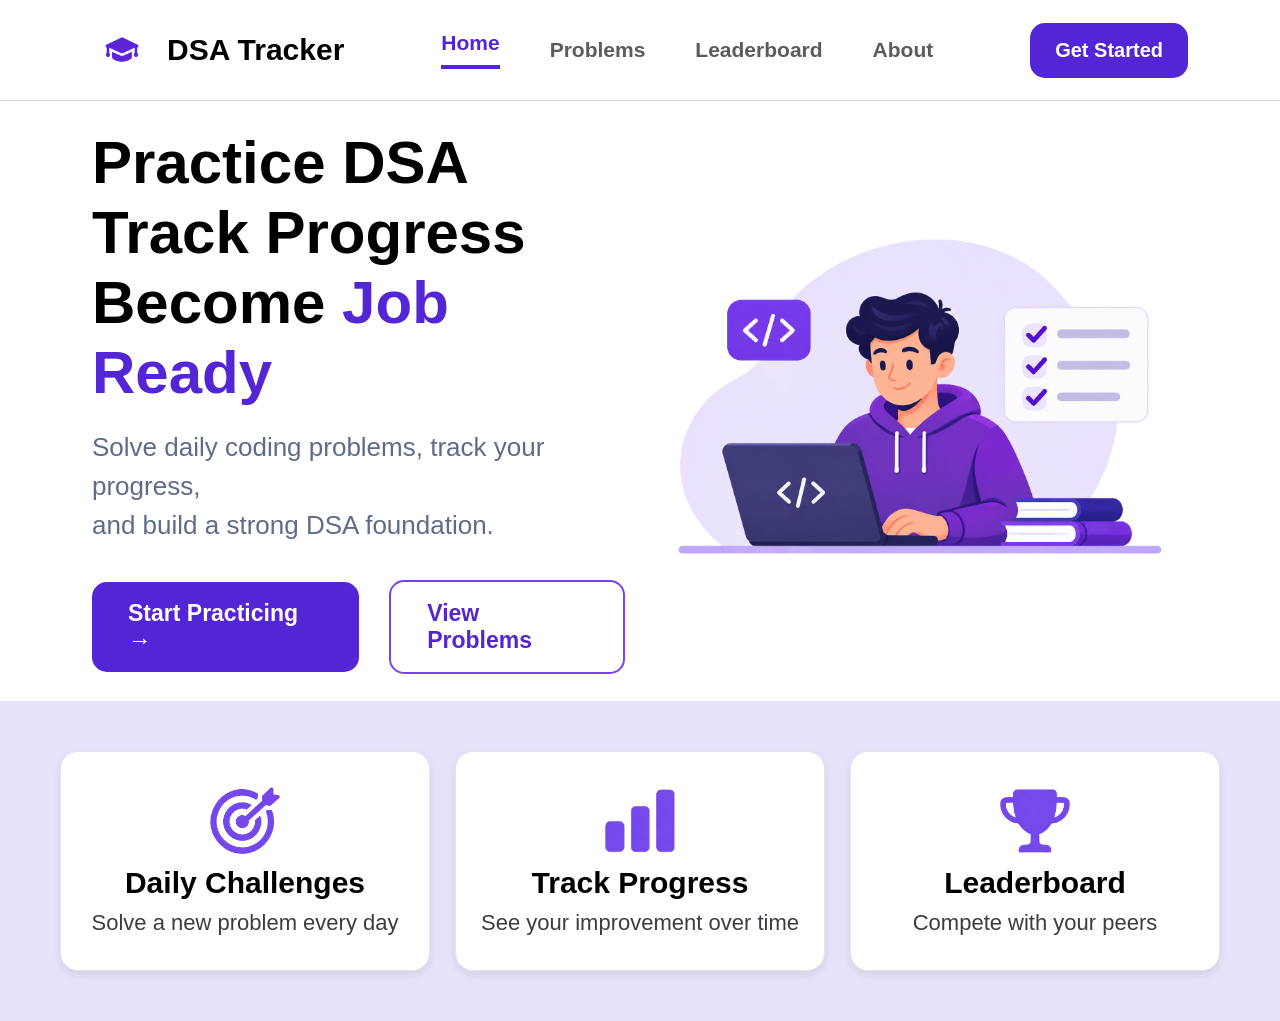
<file: Students Submission/2601135_Simraa_Parkar/Task 1/index.html>
<!DOCTYPE html>
<html lang="en">
    <head>
        <meta charset="UTF-8">
        <meta name="viewport" content="width=device-width, initial-scale=1.0">
        <title> Task 1 - DSA Tracker </title>
        <!-- Linking the external CSS file -->
        <link rel="stylesheet" href="style.css">
    </head>

    <body>
        <!-- Navigation Bar -->
        <nav>
            <!-- Website logo and name -->
            <div class="logo">
                <img src="images/04.png">
                <h2> DSA Tracker </h2>
            </div>

            <!-- Navigation menu items -->
            <ul class="nav-links">
                <li class="active"> Home </li>
                <li> Problems </li>
                <li> Leaderboard </li>
                <li> About </li>
            </ul>

            <!-- Get Started button -->
            <div class="get-started"> Get Started </div>
        </nav>

        <!-- Hero Section -->
        <section class="hero">
            <!-- Left side containing text and buttons -->
            <div class="text">
                <h1>
                    Practice DSA <br>
                    Track Progress <br>
                    Become <span> Job Ready </span>
                </h1>
                <p> Solve daily coding problems, track your progress, <br> and build a strong DSA foundation. </p>

                <!-- Division for both buttons -->
                <div class="buttons">
                    <div class="start-btn"> Start Practicing → </div>
                    <div class="view-btn"> View Problems </div>
                </div>

            </div>

            <!-- Right side containing the illustration -->
            <div class="picture">
                <img src="images/05.png">
            </div>

        </section>

        <!-- Features Section -->
        <section class="features">

            <!-- First Feature Card -->
            <div class="feature-card">
                <img src="images/03.png" class="feature-icon">
                <h2> Daily Challenges </h2>
                <p> Solve a new problem every day </p>
            </div>

            <!-- Second Feature Card -->
            <div class="feature-card">
                <img src="images/02.png" class="feature-icon">
                <h2> Track Progress </h2>
                <p> See your improvement over time </p>
            </div>

            <!-- Third Feature Card -->
            <div class="feature-card">
                <img src="images/01.png" class="feature-icon">
                <h2> Leaderboard </h2>
                <p> Compete with your peers </p>
            </div>
        </section>
    </body>
</html>
</file>
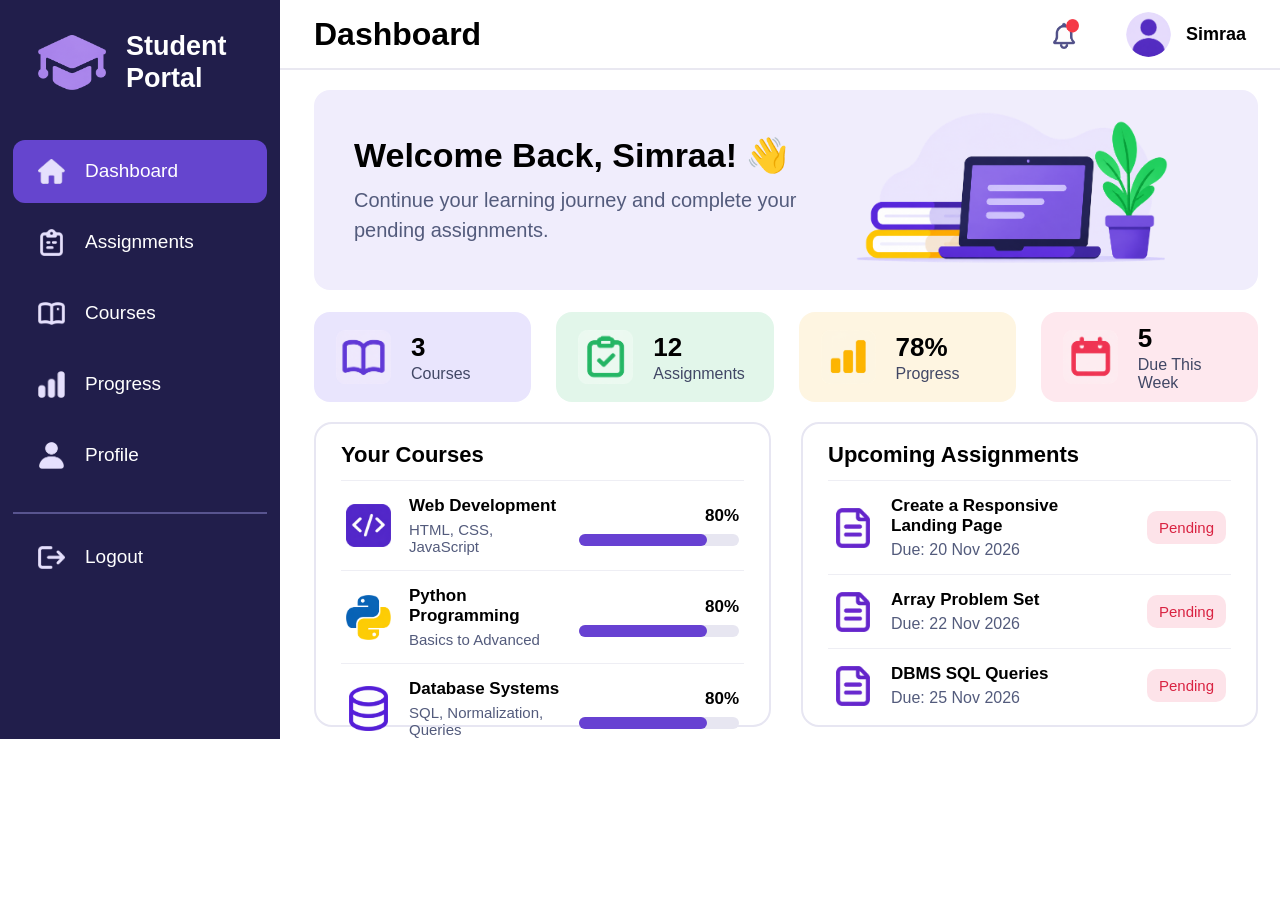
<file: Students Submission/2601135_Simraa_Parkar/Task 2/index.html>
<!DOCTYPE html>
<html lang="en">
    <head>
        <meta charset="UTF-8">
        <meta name="viewport" content="width=device-width, initial-scale=1.0">
        <title>Task 2 - Student Dashboard</title>
        <!-- Linking the external CSS file -->
        <link rel="stylesheet" href="style.css">
    </head>

    <body>
        <!-- Main Dashboard Container -->
        <div class="dashboard">

            <!-- Sidebar -->
            <section class="sidebar">

                <!-- Website Logo and Name -->
                <div class="logo">
                    <img src="images/17.png">
                    <h2> Student Portal </h2>
                </div>

                <!-- Sidebar Menu -->
                <ul class="sidebar-menu">
                    <li class="selected"> <img src="images/13.png" class="sidebar-icon"> Dashboard </li>
                    <li> <img src="images/12.png" class="sidebar-icon"> Assignments </li>
                    <li> <img src="images/11.png" class="sidebar-icon"> Courses </li>
                    <li> <img src="images/10.png" class="sidebar-icon"> Progress </li>
                    <li> <img src="images/09.png" class="sidebar-icon"> Profile </li>
                    <li class="logout"> <img src="images/08.png" class="sidebar-icon"> Logout </li>
                </ul>

            </section>

            <!-- Main Dashboard Content -->
            <div class="content">

                <!-- Top Bar -->
                <header class="topbar">

                    <h1> Dashboard </h1>

                    <!-- Notification and User Profile -->
                    <div class="user-info">
                        <img src="images/16.png" class="notification">

                        <div class="profile">
                            <img src="images/15.png">
                            <h3> Simraa </h3>
                        </div>
                    </div>

                </header>

                <!-- Welcome Section -->
                <section class="welcome">

                    <!-- Left Side - Welcome Text -->
                    <div class="welcome-text">
                        <h2> Welcome Back, Simraa! 👋 </h2>
                        <p> Continue your learning journey and complete your pending assignments. </p>
                    </div>

                    <!-- Right Side - Welcome Illustration -->
                    <div class="welcome-image">
                        <img src="images/18.png">
                    </div>

                </section>


                <!-- Dashboard Statistics -->
                <section class="statistics">

                    <!-- Courses Count -->
                    <div class="stat-card stat-course">
                        <img src="images/04.png">
                        <div>
                            <h2> 3 </h2>
                            <p> Courses </p>
                        </div>
                    </div>

                    <!-- Assignments Count -->
                    <div class="stat-card stat-assignment">
                        <img src="images/03.png">
                        <div>
                            <h2> 12 </h2>
                            <p> Assignments </p>
                        </div>
                    </div>

                    <!-- Overall Progress -->
                    <div class="stat-card stat-progress">
                        <img src="images/02.png">
                        <div>
                            <h2> 78% </h2>
                            <p> Progress </p>
                        </div>
                    </div>

                    <!-- Upcoming Due Dates -->
                    <div class="stat-card stat-due">
                        <img src="images/01.png">
                        <div>
                            <h2> 5 </h2>
                            <p> Due This Week </p>
                        </div>
                    </div>

                </section>

                <!-- Courses and Assignments Section -->
                <section class="details">

                    <!-- Your Courses -->
                    <div class="courses">
                        <h2> Your Courses </h2>

                        <!-- Web Development Course -->
                        <div class="course-card">
                            <img src="images/07.png">

                            <div class="title">
                                <h3> Web Development </h3>
                                <p> HTML, CSS, JavaScript </p>
                            </div>

                            <div class="progress">
                                <h3> 80% </h3>
                                <div class="progress-bar"> <div class="progress-fill"> </div> </div>
                            </div>
                        </div>

                        <!-- Python Programming Course -->
                        <div class="course-card">
                            <img src="images/06.png">

                            <div class="title">
                                <h3> Python Programming </h3>
                                <p> Basics to Advanced </p>
                            </div>

                            <div class="progress">
                                <h3> 80% </h3>
                                <div class="progress-bar"> <div class="progress-fill"> </div> </div>
                            </div>
                        </div>

                        <!-- Database Systems Course -->
                        <div class="course-card">
                            <img src="images/05.png">

                            <div class="title">
                                <h3> Database Systems </h3>
                                <p> SQL, Normalization, Queries </p>
                            </div>

                            <div class="progress">
                                <h3> 80% </h3>
                                <div class="progress-bar"> <div class="progress-fill"> </div> </div>
                            </div>
                        </div>
                    </div>

                    <!-- Upcoming Assignments -->
                    <div class="assignments">
                        <h2> Upcoming Assignments </h2>

                        <!-- First Assignment -->
                        <div class="assignment-card">
                            <img src="images/14.png">

                            <div class="information">
                                <h3> Create a Responsive Landing Page </h3>
                                <p> Due: 20 Nov 2026 </p>
                            </div>

                            <span class="pending"> Pending </span>
                        </div>

                        <!-- Second Assignment -->
                        <div class="assignment-card">
                            <img src="images/14.png">

                            <div class="information">
                                <h3> Array Problem Set </h3>
                                <p> Due: 22 Nov 2026 </p>
                            </div>

                            <span class="pending"> Pending </span>
                        </div>

                        <!-- Third Assignment -->
                        <div class="assignment-card">
                            <img src="images/14.png">

                            <div class="information">
                                <h3> DBMS SQL Queries </h3>
                                <p> Due: 25 Nov 2026 </p>
                            </div>

                            <span class="pending"> Pending </span>
                        </div>  
                    </div>
                </section>
            </div>
        </div>
    </body>
</html>
</file>
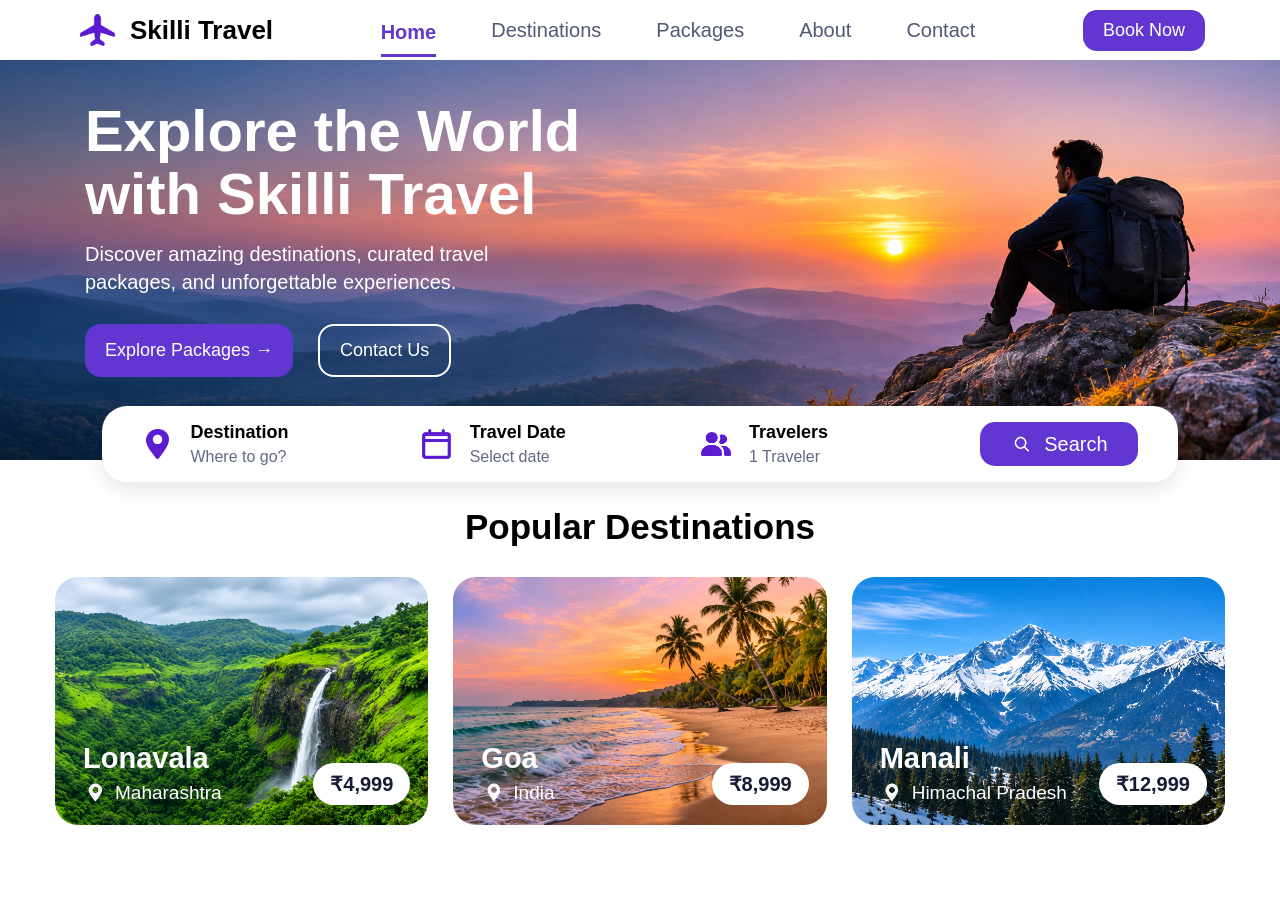
<file: Students Submission/2601135_Simraa_Parkar/Task 3/index.html>
<!DOCTYPE html>
<html lang="en">
    <head>
        <meta charset="UTF-8">
        <meta name="viewport" content="width=device-width, initial-scale=1.0">
        <title>Task 3 - Skilli Travel</title>
        <link rel="stylesheet" href="style.css">
    </head>

    <body>
        <!-- Navbar -->
        <nav class="navbar">
            <div class="logo">
                <img src="images/04.png">
                <h2> Skilli Travel </h2>
            </div>
            <ul class="nav-links">
                <li class="active"> Home </li>
                <li> Destinations </li>
                <li> Packages </li>
                <li> About </li>
                <li> Contact </li>
            </ul>
            <button class="book-btn"> Book Now </button>
        </nav>

        <!-- Hero Section -->
        <section class="hero">
            <img src="images/07.png" class="illustration">
            <div class="hero-text">
                <h1> Explore the World <br> with Skilli Travel </h1>
                <p> Discover amazing destinations, curated travel <br> packages, and unforgettable experiences. </p>

                <div class="hero-buttons">
                    <button class="explore-btn"> Explore Packages → </button>
                    <button class="contact-btn"> Contact Us </button>
                </div>
            </div>
        </section>

        <!-- Search Section -->
        <section class="search-section">

            <div class="search-item">
                <img src="images/03.png">
                <div>
                    <h3> Destination </h3>
                    <p> Where to go? </p>
                </div>
            </div>

            <div class="search-item">
                <img src="images/02.png">
                <div>
                    <h3> Travel Date </h3>
                    <p> Select date </p>
                </div>
            </div>

            <div class="search-item">
                <img src="images/01.png">
                <div>
                    <h3> Travelers </h3>
                    <p> 1 Traveler </p>
                </div>
            </div>

            <button class="search-btn">
                <img src="images/05.png"> Search
            </button>
        </section>


        <!-- Popular Destinations -->
        <section class="destinations">
            <h2> Popular Destinations </h2>

            <div class="destination-cards">

                <!-- Lonavala -->
                <div class="destination-card">
                    <img src="images/08.png">

                    <div class="destination-info">
                        <h3> Lonavala </h3>
                        <p> <img src="images/06.png"> Maharashtra </p>
                        <span> ₹4,999 </span>
                    </div>
                </div>

                <!-- Goa -->
                <div class="destination-card">
                    <img src="images/10.png">

                    <div class="destination-info">
                        <h3> Goa </h3>
                        <p> <img src="images/06.png"> India </p>
                        <span> ₹8,999 </span>
                    </div>
                </div>

                <!-- Manali -->
                <div class="destination-card">
                    <img src="images/09.png">

                    <div class="destination-info">
                        <h3> Manali </h3>
                        <p> <img src="images/06.png"> Himachal Pradesh </p>
                        <span> ₹12,999 </span>
                    </div>
                </div>
            </div>
        </section>
    </body>
</html>
</file>
<file: Students Submission/2601135_Simraa_Parkar/Task 1/style.css>
/* Basic Page Styling */
body {
    margin: 0;
    font-family: "Segoe UI", Arial, sans-serif;
    color: black;
}

/* Navigation Bar */
nav {
    display: flex;
    align-items: center;
    justify-content: space-between;
    padding: 0 92px;
    height: 100px;
    border-bottom: 1px solid #d7d3d3;
}

/* Website Logo and Name */
.logo {
    display: flex;
    align-items: center;
    gap: 15px;
}

.logo img {
    width: 60px;
}

.logo h2 {
    font-size: 30px;
    color: black;
    margin: 0;
}

/* Navigation Links */
.nav-links {
    display: flex;
    align-items: center;
    gap: 50px;
    list-style: none;
    margin: 0;
    padding: 0;
}

.nav-links li {
    font-size: 21px;
    color: rgb(92, 92, 92);
    font-weight: 600;
}

/* Active and Hover Navigation Links */
.nav-links li.active,
.nav-links li:hover {
    color: #5425d5;
    border-bottom: 4px solid #5425d5;
    padding-bottom: 10px;
}

/* Get Started Button */
.get-started {
    background-color: #5425d5;
    color: white;
    padding: 16px 25px;
    font-size: 20px;
    font-weight: 600;
    border-radius: 15px;
}

/* Hero Section */
.hero {
    display: flex;
    align-items: center;
    justify-content: space-between;
    padding: 50px 92px;
    height: 500px;
    gap: 30px;
}

/* Left Side - Text Content */
.text {
    width: 50%;
}

.text h1 {
    font-size: 60px;
    line-height: 1.17;
    margin: 0 0 20px;
    color: black;
}

.text h1 span {
    color: #5425d5;
}

.text p {
    font-size: 26px;
    line-height: 1.5;
    color: #606b89;
    margin: 0 0 35px;
}

/* Hero Section Buttons */
.buttons {
    display: flex;
    align-items: center;
    gap: 30px;
}

.start-btn {
    background-color: #5425d5;
    color: white;
    padding: 18px 36px;
    font-size: 23px;
    font-weight: 600;
    border-radius: 15px;
}

.view-btn {
    border: 2px solid #7543f5;
    color: #5425d5;
    padding: 18px 36px;
    font-size: 23px;
    font-weight: 600;
    border-radius: 15px;
}

/* Right Side - Hero Illustration */
.picture {
    width: 50%;
    display: flex;
    justify-content: center;
    align-items: center;
}

.picture img {
    width: 100%;
}

/* Features Section */
.features {
    display: flex;
    justify-content: space-between;
    gap: 25px;
    padding: 50px 60px;
    background-color: #e7e2f9;
}

/* Individual Feature Cards */
.feature-card {
    flex: 1;
    height: 218px;
    display: flex;
    flex-direction: column;
    align-items: center;
    justify-content: center;
    background-color: white;
    border: 1px solid #e5e2f0;
    border-radius: 18px;
    box-shadow: 0 4px 8px rgba(0, 0, 0, 0.08);
    text-align: center;
}

/* Feature Icons */
.feature-icon {
    width: 70px;
    height: 70px;
    object-fit: contain;
}

/* Feature Card Headings */
.feature-card h2 {
    font-size: 30px;
    margin: 10px 0;
    color: black;
}

/* Feature Card Description */
.feature-card p {
    font-size: 22px;
    margin: 0;
    color: #3c3c42;
}
</file>
<file: Students Submission/2601135_Simraa_Parkar/Task 2/style.css>
/* General Styling */
body {
    margin: 0;
    font-family: "Segoe UI", Arial, sans-serif;
    background-color: white;
    color: black;
}

/* Main Dashboard */
.dashboard {
    display: flex;
    height: 100%;
}

/* Sidebar */
.sidebar {
    width: 280px;
    background-color: #211e4b;
    color: white;
    padding: 30px 13px;
    box-sizing: border-box;
}

/* Logo and Name */
.logo {
    display: flex;
    align-items: center;
    gap: 20px;
    margin: 0 25px 45px;
}

.logo img {
    width: 68px;
    height: 60px;
    object-fit: contain;
}

.logo h2 {
    font-size: 27px;
    line-height: 1.2;
    margin: 0;
}

/* Sidebar Menu */
.sidebar-menu {
    list-style: none;
    padding: 0;
    margin: 0;
}

.sidebar-menu li {
    display: flex;
    align-items: center;
    gap: 20px;
    padding: 18px 25px;
    margin-bottom: 8px;
    color: white;
    font-size: 19px;
}

.sidebar-menu li.selected {
    background-color: #6545ce;
    border-radius: 12px;
}

.sidebar-icon {
    width: 27px;
    height: 27px;
    object-fit: contain;
}

.sidebar-menu li.logout {
    border-top: 2px solid #58548f;
    margin-top: 25px;
    padding-top: 30px;
}

/* Main Content */
.content {
    flex: 1;
    min-width: 0;
    height: 100%;
    padding: 0 22px 12px 34px;
    box-sizing: border-box;
}

/* Top Bar */
.topbar {
    height: 70px;
    display: flex;
    align-items: center;
    justify-content: space-between;
    margin: 0 -22px 20px -34px;
    padding: 0 34px;
    border-bottom: 2px solid #e9e8f1;
    box-sizing: border-box;
}

.topbar h1 {
    font-size: 32px;
    margin: 0;
}

.user-info {
    display: flex;
    align-items: center;
    gap: 45px;
}

.notification {
    width: 30px;
    height: 30px;
    object-fit: contain;
}

.profile {
    display: flex;
    align-items: center;
    gap: 15px;
}

.profile img {
    width: 45px;
    height: 45px;
    border-radius: 50%;
    object-fit: cover;
}

.profile h3 {
    font-size: 18px;
    margin: 0;
}

/* Welcome Section */
.welcome {
    height: 200px;
    display: flex;
    align-items: center;
    justify-content: space-between;
    background-color: #f0edfc;
    padding: 20px 40px;
    border-radius: 16px;
    box-sizing: border-box;
    margin-bottom: 22px;
}

.welcome-text {
    width: 58%;
}

.welcome-text h2 {
    font-size: 34px;
    margin: 0 0 10px;
}

.welcome-text p {
    font-size: 20px;
    line-height: 1.5;
    color: #535b7c;
    margin: 0;
}

.welcome-image img {
    width: 400px;
    height: 180px;
    object-fit: contain;
}

/* Dashboard Statistics */
.statistics {
    display: flex;
    gap: 25px;
    margin-bottom: 20px;
}

.stat-card {
    display: flex;
    align-items: center;
    gap: 20px;
    flex: 1;
    height: 90px;
    padding: 0px 22px;
    border-radius: 16px;
    box-sizing: border-box;
}

.stat-course {
    background-color: #e9e5fd;
}

.stat-assignment {
    background-color: #e2f6ea;
}

.stat-progress {
    background-color: #fef5e1;
}

.stat-due {
    background-color: #fee8ee;
}

.stat-card img {
    width: 55px;
    height: 55px;
    object-fit: contain;
}

.stat-card h2 {
    font-size: 26px;
    margin: 0 0 2px;
}

.stat-card p {
    font-size: 16px;
    color: #414765;
    margin: 0;
}

/* Courses and Assignments */
.details {
    display: flex;
    gap: 30px;
    align-items: stretch;
    height: 305px;
}

.courses {
    flex: 1;
    background-color: white;
    padding: 18px 25px;
    border: 2px solid #e7e6f2;
    border-radius: 18px;
    box-sizing: border-box;
}

.assignments {
    flex: 1;
    background-color: white;
    padding: 18px 25px;
    border: 2px solid #e7e6f2;
    border-radius: 18px;
    box-sizing: border-box;
}

.courses h2,
.assignments h2 {
    font-size: 22px;
    margin: 0 0 12px;
}

/* Course Cards */
.course-card {
    display: flex;
    align-items: center;
    gap: 18px;
    padding: 15px 5px;
    border-top: 1px solid #eeeeF4;
}

.course-card img {
    width: 45px;
    height: 45px;
    object-fit: contain;
}

.title {
    flex: 1;
    min-width: 0;
}

.title h3 {
    font-size: 17px;
    margin: 0 0 5px;
}

.title p {
    font-size: 15px;
    color: #535b7c;
    margin: 0;
}

.progress {
    width: 160px;
}

.progress h3 {
    font-size: 17px;
    text-align: right;
    margin: 0 0 8px;
}

.progress-bar {
    width: 100%;
    height: 12px;
    background-color: #e7e6f1;
    border-radius: 10px;
}

.progress-fill {
    height: 100%;
    width: 80%;
    background-color: #6741d2;
    border-radius: 10px;
}

/* Upcoming Assignments */
.assignment-card {
    display: flex;
    align-items: center;
    gap: 18px;
    padding: 15px 5px;
    border-top: 1px solid #eeeeF4;
}

.assignment-card img {
    width: 40px;
    height: 40px;
    object-fit: contain;
}

.information {
    flex: 1;
    min-width: 0;
}

.information h3 {
    font-size: 17px;
    margin: 0 0 5px;
}

.information p {
    font-size: 16px;
    color: #535b7c;
    margin: 0;
}

.pending {
    font-size: 15px;
    color: #d92342;
    background-color: #fde3e9;
    padding: 8px 12px;
    border-radius: 10px;
}
</file>
<file: Students Submission/2601135_Simraa_Parkar/Task 3/style.css>
/* General Styling */
body {
    margin: 0;
    font-family: "Segoe UI", Arial, sans-serif;
    background-color: white;
    color: black;
}

/* Navbar */
.navbar {
    height: 60px;
    display: flex;
    align-items: center;
    justify-content: space-between;
    padding: 0 75px 0 80px;
    background-color: white;
    box-sizing: border-box;
}

/* Logo */
.logo {
    display: flex;
    align-items: center;
    gap: 15px;
}

.logo img {
    width: 35px;
    height: 35px;
    object-fit: contain;
}

.logo h2 {
    font-size: 26px;
    margin: 0;
}

/* Navigation Links */
.nav-links {
    display: flex;
    align-items: center;
    gap: 55px;
    list-style: none;
    padding: 0;
    margin: 0;
}

.nav-links li {
    font-size: 20px;
    color: #535873;
}

.nav-links li.active {
    color: #6236d0;
    font-weight: bold;
    border-bottom: 3px solid #6236d0;
    padding-bottom: 10px;
    margin-top: 18px;
}

/* Book Now Button */
.book-btn {
    background-color: #6236d0;
    color: white;
    border: none;
    padding: 10px 20px;
    border-radius: 14px;
    font-size: 18px;
}

/* Hero Section */
.hero {
    position: relative;
    height: 400px;
    overflow: hidden;
}

.illustration {
    width: 100%;
    height: 100%;
    object-fit: cover;
}

.hero-text {
    position: absolute;
    top: 40px;
    left: 85px;
    width: 48%;
}

.hero-text h1 {
    font-size: 58px;
    line-height: 1.08;
    color: white;
    margin: 0 0 15px;
}

.hero-text p {
    font-size: 20px;
    line-height: 1.4;
    color: white;
    margin: 0 0 28px;
}

/* Hero Buttons */
.hero-buttons {
    display: flex;
    gap: 25px;
}

.explore-btn {
    background-color: #6236d0;
    color: white;
    border: none;
    padding: 14px 20px;
    border-radius: 16px;
    font-size: 18px;
}

.contact-btn {
    background-color: transparent;
    color: white;
    border: 2px solid white;
    padding: 14px 20px;
    border-radius: 16px;
    font-size: 18px;
}

/* Search Section */
.search-section {
    position: relative;
    display: flex;
    align-items: center;
    justify-content: space-between;
    gap: 25px;
    width: 84%;
    margin: -54px auto 0;
    padding: 16px 40px;
    background-color: white;
    border-radius: 25px;
    box-shadow: 0 8px 20px #00000018;
    box-sizing: border-box;
}

.search-item {
    display: flex;
    align-items: center;
    gap: 18px;
    flex: 1;
}

.search-item img {
    width: 30px;
    height: 30px;
    object-fit: contain;
}

.search-item h3 {
    font-size: 18px;
    margin: 0 0 5px;
}

.search-item p {
    font-size: 16px;
    color: #626984;
    margin: 0;
}

/* Search Button */
.search-btn {
    display: flex;
    align-items: center;
    gap: 10px;
    background-color: #6236d0;
    color: white;
    border: none;
    padding: 10px 30px;
    border-radius: 15px;
    font-size: 20px;
}

.search-btn img {
    width: 24px;
    height: 24px;
    object-fit: contain;
}

/* Popular Destinations */
.destinations {
    margin: 25px 55px 40px;
}

.destinations h2 {
    font-size: 35px;
    text-align: center;
    margin: 0 0 30px;
}

/* Destination Cards */
.destination-cards {
    display: flex;
    gap: 25px;
}

.destination-card {
    position: relative;
    flex: 1;
    height: 248px;
    border-radius: 23px;
    overflow: hidden;
}

.destination-card img {
    width: 100%;
    height: 100%;
    object-fit: cover;
}

.destination-info {
    position: absolute;
    bottom: 20px;
    left: 28px;
    right: 18px;
    color: white;
    padding: 0;
}

.destination-info h3 {
    font-size: 29px;
    margin: 0 0 5px;
    color: white;
}

.destination-info p {
    display: flex;
    align-items: center;
    gap: 7px;
    font-size: 19px;
    color: white;
    margin: 0;
}

.destination-info p img {
    width: 25px;
    height: 25px;
    object-fit: contain;
}

.destination-info span {
    position: absolute;
    right: 0;
    bottom: 0;
    background-color: white;
    color: #171b35;
    padding: 9px 17px;
    border-radius: 25px;
    font-size: 20px;
    font-weight: bold;
}
</file>
